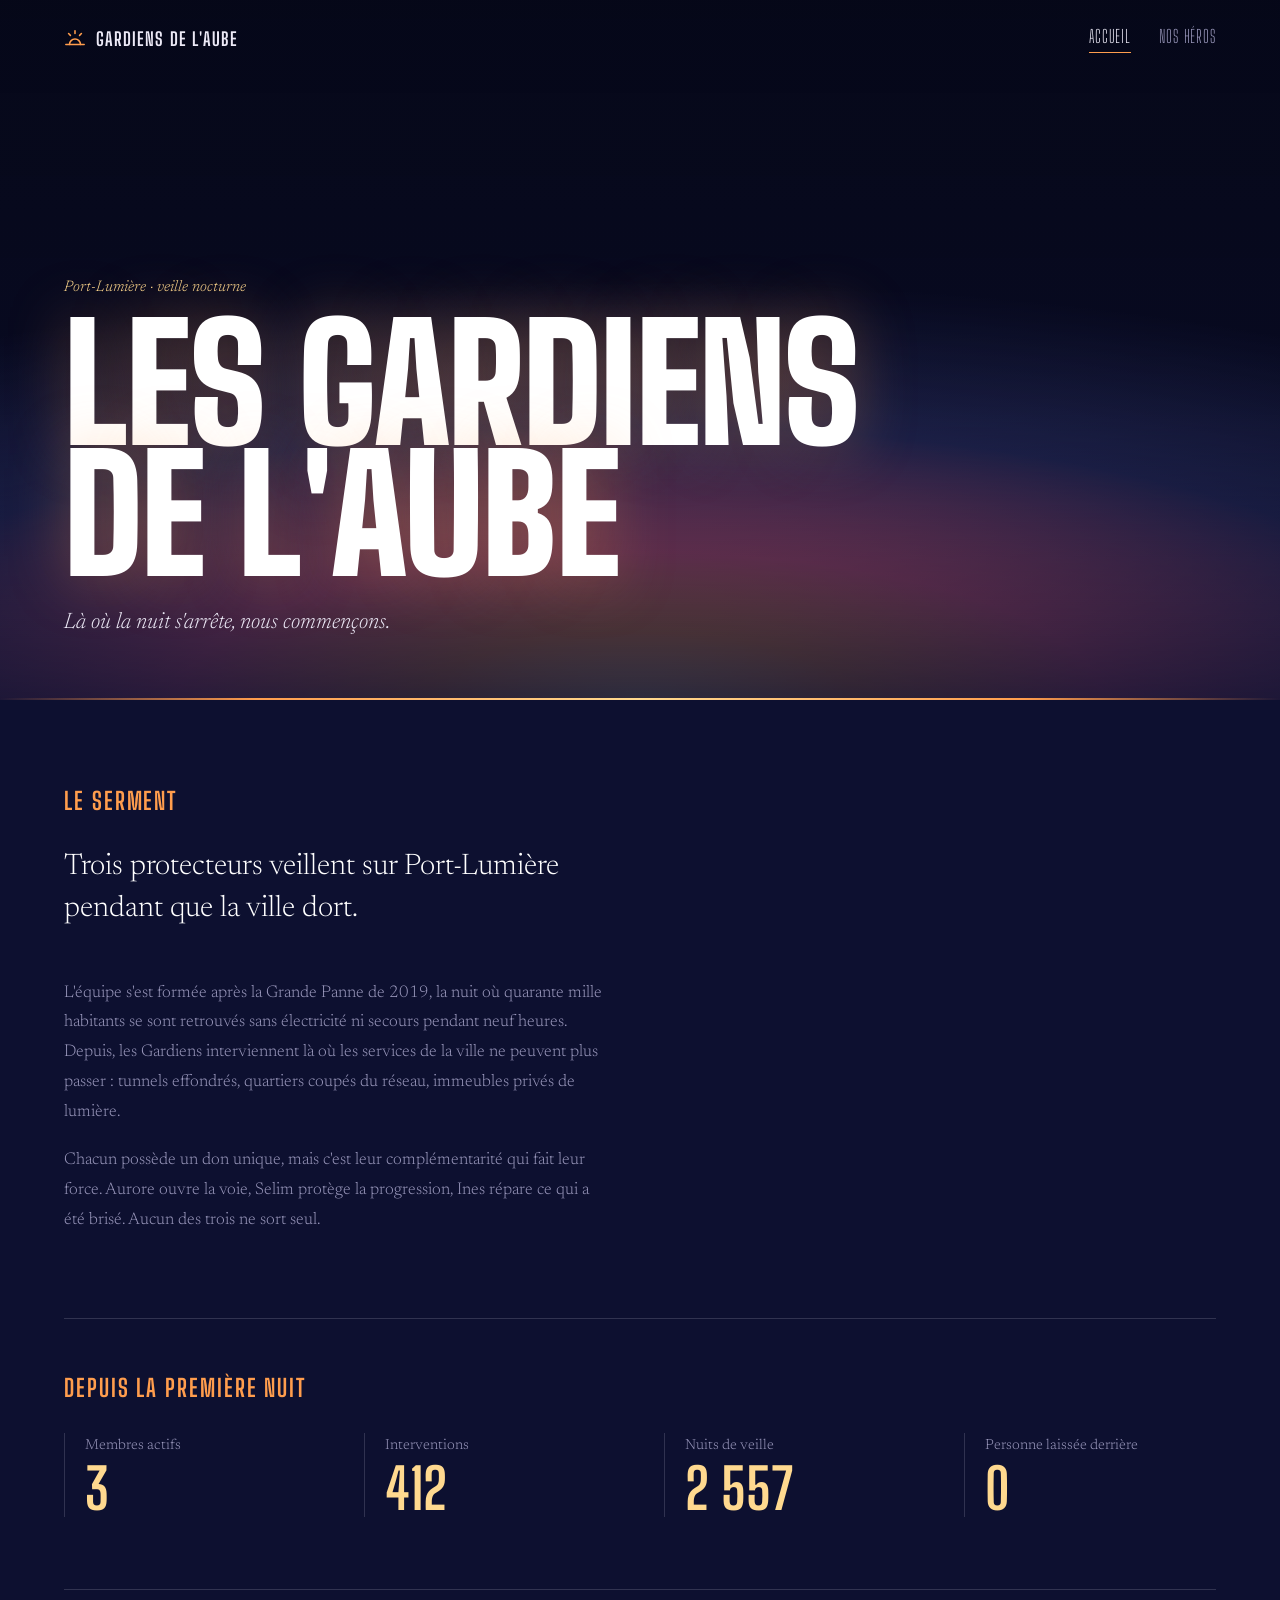
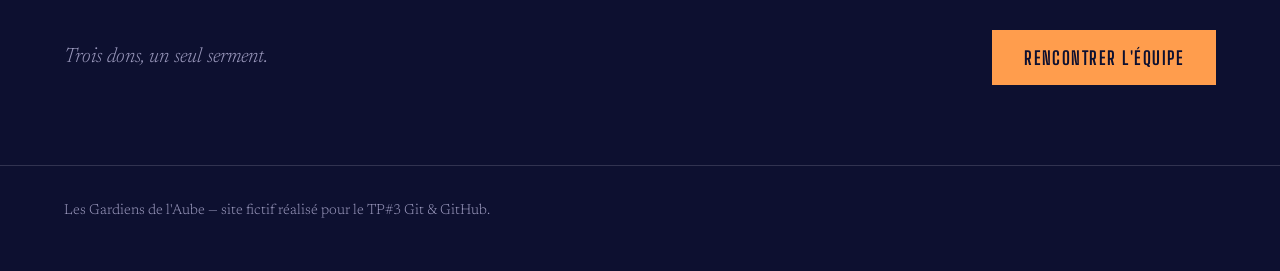
<file: index.html>
<!DOCTYPE html>
<html lang="fr">
<head>
  <meta charset="UTF-8">
  <meta name="viewport" content="width=device-width, initial-scale=1.0">
  <title>Les Gardiens de l'Aube</title>
  <link rel="stylesheet" href="style.css">
</head>
<body>

  <!-- ===== Barre de navigation ===== -->
  <nav class="nav">
    <a class="nav__marque" href="index.html">
      <svg viewBox="0 0 24 24" aria-hidden="true" focusable="false">
        <path d="M2 18h20" />
        <path d="M12 18a6 6 0 0 1 12 0" transform="translate(-6 0)" />
        <path d="M12 3v3M5 6l2 2M19 6l-2 2" />
      </svg>
      Gardiens de l'Aube
    </a>
    <ul class="nav__liens">
      <li><a href="index.html" aria-current="page">Accueil</a></li>
      <li><a href="heroes.html">Nos héros</a></li>
    </ul>
  </nav>

  <!-- ===== Horizon : le titre est posé sur la ligne de lumière ===== -->
  <header class="horizon">
    <div class="horizon__ciel"></div>
    <div class="horizon__contenu">
      <p class="horizon__lieu">Port-Lumière · veille nocturne</p>
      <h1 class="titre">Les Gardiens<br>de l'Aube</h1>
      <p class="slogan">Là où la nuit s'arrête, nous commençons.</p>
    </div>
    <div class="horizon__ligne"></div>
  </header>

  <main>

    <!-- ===== Présentation générale ===== -->
    <section class="serment">
      <h2>Le serment</h2>
      <p class="serment__ouverture">
        Trois protecteurs veillent sur Port-Lumière pendant que la ville dort.
      </p>
      <p>
        L'équipe s'est formée après la Grande Panne de 2019, la nuit où quarante
        mille habitants se sont retrouvés sans électricité ni secours pendant
        neuf heures. Depuis, les Gardiens interviennent là où les services de la
        ville ne peuvent plus passer : tunnels effondrés, quartiers coupés du
        réseau, immeubles privés de lumière.
      </p>
      <p>
        Chacun possède un don unique, mais c'est leur complémentarité qui fait
        leur force. Aurore ouvre la voie, Selim protège la progression, Ines
        répare ce qui a été brisé. Aucun des trois ne sort seul.
      </p>
    </section>

    <!-- ===== Chiffres : filets fins plutôt que cartes ===== -->
    <section class="bilan">
      <h2 class="bilan__titre">Depuis la première nuit</h2>
      <dl class="bilan__liste">
        <div>
          <dt>Membres actifs</dt>
          <dd>3</dd>
        </div>
        <div>
          <dt>Interventions</dt>
          <dd>412</dd>
        </div>
        <div>
          <dt>Nuits de veille</dt>
          <dd>2 557</dd>
        </div>
        <div>
          <dt>Personne laissée derrière</dt>
          <dd>0</dd>
        </div>
      </dl>
    </section>

    <!-- ===== Renvoi vers la page héros ===== -->
    <section class="renvoi">
      <p>Trois dons, un seul serment.</p>
      <a class="bouton" href="heroes.html">Rencontrer l'équipe</a>
    </section>

  </main>

  <footer class="pied">
    <p>Les Gardiens de l'Aube — site fictif réalisé pour le TP#3 Git &amp; GitHub.</p>
  </footer>

</body>
</html>
</file>
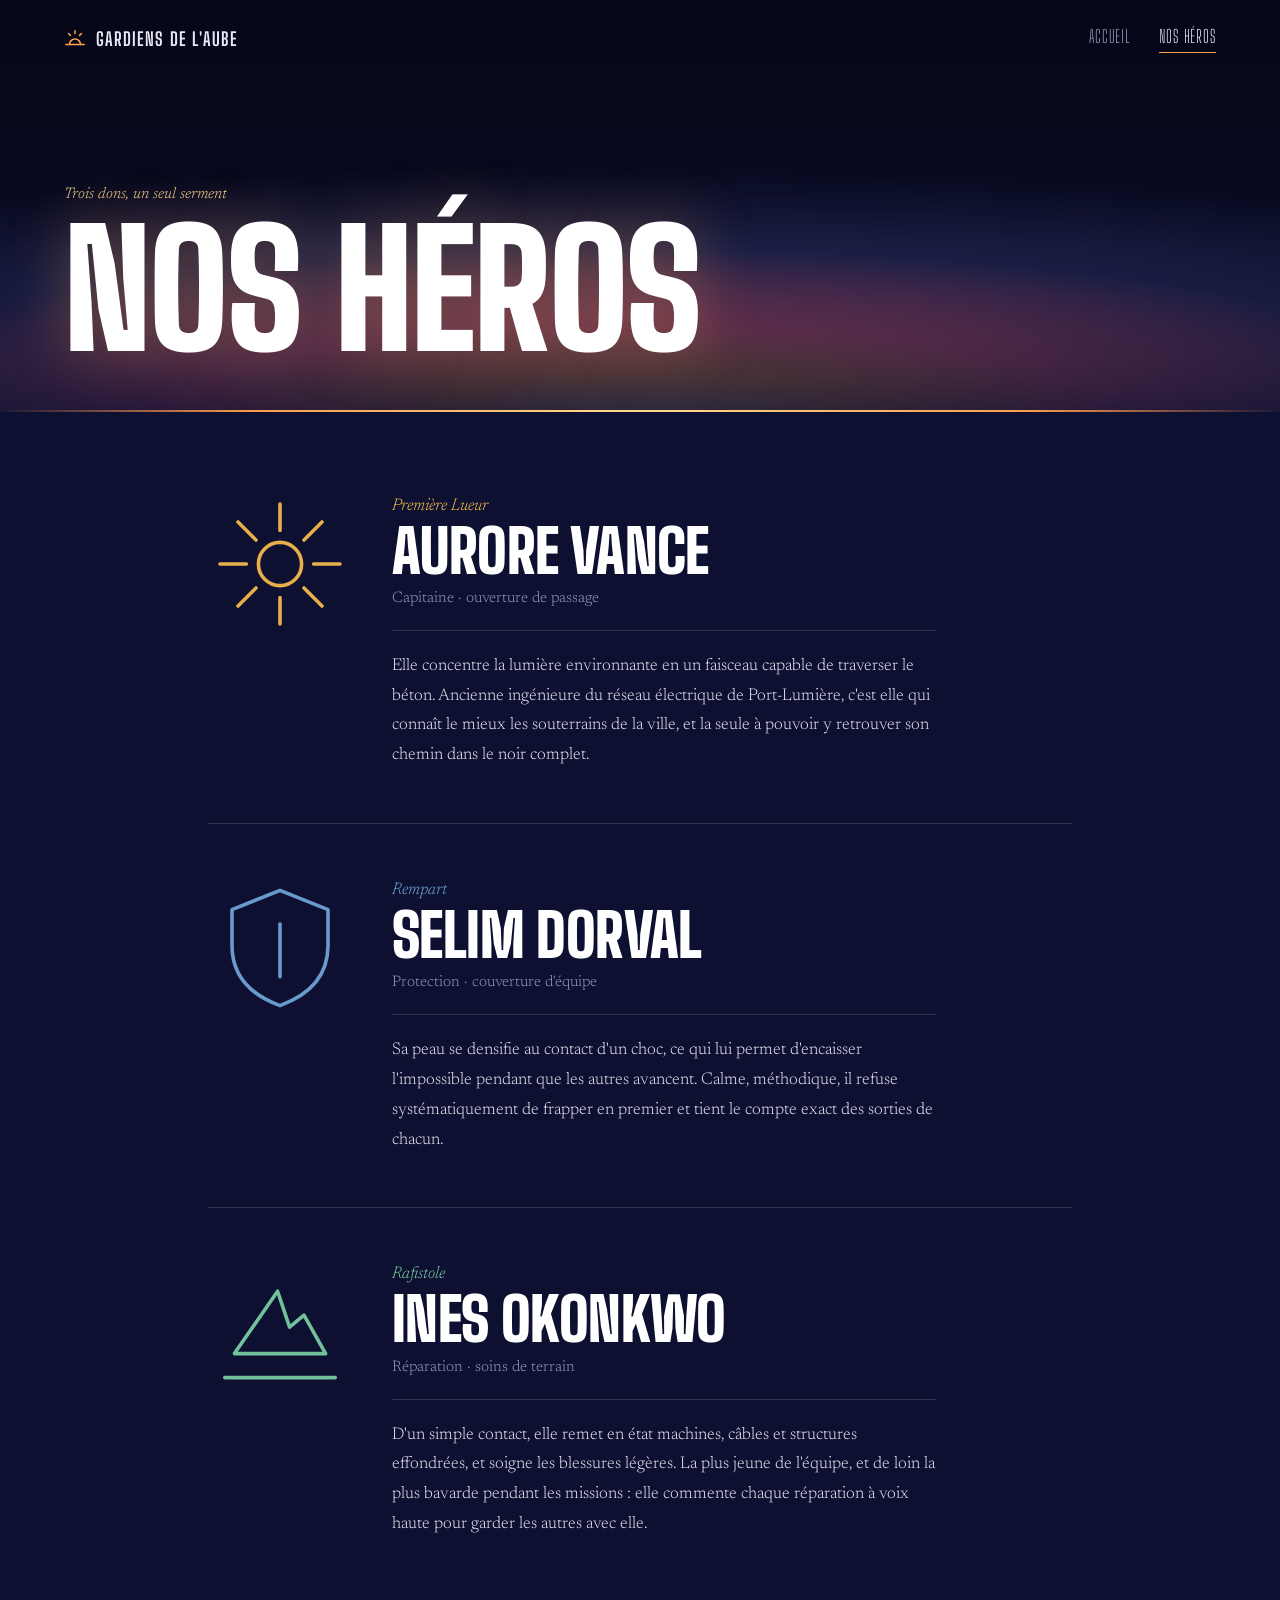
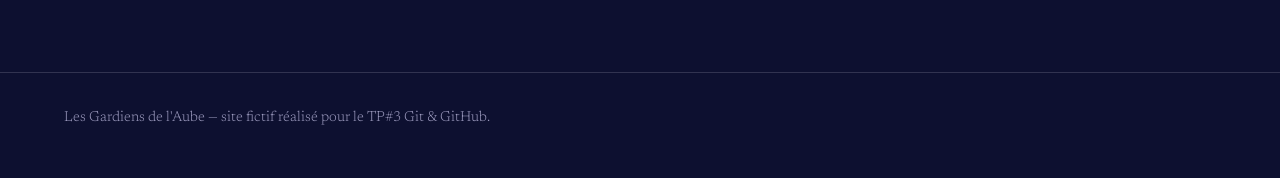
<file: heroes.html>
<!DOCTYPE html>
<html lang="fr">
<head>
  <meta charset="UTF-8">
  <meta name="viewport" content="width=device-width, initial-scale=1.0">
  <title>Nos héros — Les Gardiens de l'Aube</title>
  <link rel="stylesheet" href="style.css">
</head>
<body>

  <!-- ===== Barre de navigation ===== -->
  <nav class="nav">
    <a class="nav__marque" href="index.html">
      <svg viewBox="0 0 24 24" aria-hidden="true" focusable="false">
        <path d="M2 18h20" />
        <path d="M12 18a6 6 0 0 1 12 0" transform="translate(-6 0)" />
        <path d="M12 3v3M5 6l2 2M19 6l-2 2" />
      </svg>
      Gardiens de l'Aube
    </a>
    <ul class="nav__liens">
      <li><a href="index.html">Accueil</a></li>
      <li><a href="heroes.html" aria-current="page">Nos héros</a></li>
    </ul>
  </nav>

  <header class="horizon horizon--court">
    <div class="horizon__ciel"></div>
    <div class="horizon__contenu">
      <p class="horizon__lieu">Trois dons, un seul serment</p>
      <h1 class="titre">Nos héros</h1>
    </div>
    <div class="horizon__ligne"></div>
  </header>

  <main class="equipe">

    <!-- ===== Aurore Vance ===== -->
    <article class="fiche" style="--signature:#ffc14d">
      <div class="fiche__sigle">
        <svg viewBox="0 0 120 120" aria-hidden="true" focusable="false">
          <circle cx="60" cy="60" r="18" />
          <path d="M60 10v22M60 88v22M10 60h22M88 60h22M25 25l15 15M95 95L80 80M95 25L80 40M25 95l15-15" />
        </svg>
      </div>
      <div class="fiche__texte">
        <p class="fiche__alias">Première Lueur</p>
        <h2 class="fiche__nom">Aurore Vance</h2>
        <p class="fiche__role">Capitaine · ouverture de passage</p>
        <p>
          Elle concentre la lumière environnante en un faisceau capable de
          traverser le béton. Ancienne ingénieure du réseau électrique de
          Port-Lumière, c'est elle qui connaît le mieux les souterrains de la
          ville, et la seule à pouvoir y retrouver son chemin dans le noir
          complet.
        </p>
      </div>
    </article>

    <!-- ===== Selim Dorval ===== -->
    <article class="fiche" style="--signature:#74a9e0">
      <div class="fiche__sigle">
        <svg viewBox="0 0 120 120" aria-hidden="true" focusable="false">
          <path d="M60 12l40 16v30c0 28-18 42-40 50-22-8-40-22-40-50V28z" />
          <path d="M60 40v44" />
        </svg>
      </div>
      <div class="fiche__texte">
        <p class="fiche__alias">Rempart</p>
        <h2 class="fiche__nom">Selim Dorval</h2>
        <p class="fiche__role">Protection · couverture d'équipe</p>
        <p>
          Sa peau se densifie au contact d'un choc, ce qui lui permet d'encaisser
          l'impossible pendant que les autres avancent. Calme, méthodique,
          il refuse systématiquement de frapper en premier et tient le compte
          exact des sorties de chacun.
        </p>
      </div>
    </article>

    <!-- ===== Ines Okonkwo ===== -->
    <article class="fiche" style="--signature:#7fd4a8">
      <div class="fiche__sigle">
        <svg viewBox="0 0 120 120" aria-hidden="true" focusable="false">
          <path d="M22 78L58 26l10 30 12-10 18 32z" />
          <path d="M14 98h92" />
        </svg>
      </div>
      <div class="fiche__texte">
        <p class="fiche__alias">Rafistole</p>
        <h2 class="fiche__nom">Ines Okonkwo</h2>
        <p class="fiche__role">Réparation · soins de terrain</p>
        <p>
          D'un simple contact, elle remet en état machines, câbles et structures
          effondrées, et soigne les blessures légères. La plus jeune de l'équipe,
          et de loin la plus bavarde pendant les missions : elle commente chaque
          réparation à voix haute pour garder les autres avec elle.
        </p>
      </div>
    </article>

  </main>

  <footer class="pied">
    <p>Les Gardiens de l'Aube — site fictif réalisé pour le TP#3 Git &amp; GitHub.</p>
  </footer>

</body>
</html>
</file>
<file: style.css>
/* =========================================================
   Les Gardiens de l'Aube — feuille de style
   Direction : l'horizon, le moment où la nuit bascule
   ========================================================= */

/* ----- Polices personnalisées (Google Fonts) ----- */
@import url('https://fonts.googleapis.com/css2?family=Big+Shoulders+Display:wght@500;700;900&family=Newsreader:ital,opsz,wght@0,6..72,300;0,6..72,400;1,6..72,300&display=swap');

/* ----- Jetons de couleur ----- */
:root {
  --nuit:        #0d1030;  /* couleur de fond principale */
  --nuit-haute:  #060818;
  --brume:       #272c56;
  --horizon:     #ff9d4d;
  --lueur:       #ffd98f;
  --braise:      #e2607a;
  --texte:       #ece9f6;  /* couleur du texte */
  --texte-doux:  #9b99bd;
  --filet:       rgba(236, 233, 246, .16);

  --colonne: 34rem;         /* largeur de lecture : < 80 caractères */
}

/* ----- Base ----- */
*, *::before, *::after { box-sizing: border-box; }

body {
  margin: 0;
  background: var(--nuit);
  color: var(--texte);
  font-family: 'Newsreader', Georgia, serif;
  font-size: 1.0625rem;
  font-weight: 300;
  line-height: 1.75;
  -webkit-font-smoothing: antialiased;
}

p { margin: 0 0 1.1em; }

a { color: var(--lueur); }

:focus-visible {
  outline: 2px solid var(--horizon);
  outline-offset: 3px;
}

/* =========================================================
   Navigation
   ========================================================= */
.nav {
  position: relative;
  z-index: 3;
  display: flex;
  align-items: center;
  justify-content: space-between;
  gap: 1rem;
  flex-wrap: wrap;
  padding: 1.4rem clamp(1.25rem, 5vw, 4rem);
}

.nav__marque {
  display: inline-flex;
  align-items: center;
  gap: .6rem;
  font-family: 'Big Shoulders Display', sans-serif;
  font-weight: 700;
  font-size: 1.15rem;
  letter-spacing: .06em;
  text-transform: uppercase;
  color: var(--texte);
  text-decoration: none;
}

.nav__marque svg {
  width: 22px;
  height: 22px;
  fill: none;
  stroke: var(--horizon);
  stroke-width: 1.7;
  stroke-linecap: round;
}

.nav__liens {
  display: flex;
  gap: 1.75rem;
  margin: 0;
  padding: 0;
  list-style: none;
}

.nav__liens a {
  position: relative;
  padding-bottom: .35rem;
  font-family: 'Big Shoulders Display', sans-serif;
  font-size: 1.1rem;
  letter-spacing: .05em;
  text-transform: uppercase;
  color: var(--texte-doux);
  text-decoration: none;
  transition: color .25s;
}

.nav__liens a::after {
  content: "";
  position: absolute;
  left: 0;
  bottom: 0;
  width: 100%;
  height: 1px;
  background: var(--horizon);
  transform: scaleX(0);
  transform-origin: left;
  transition: transform .3s;
}

.nav__liens a:hover,
.nav__liens a[aria-current] { color: var(--texte); }
.nav__liens a:hover::after,
.nav__liens a[aria-current]::after { transform: scaleX(1); }

/* =========================================================
   Horizon — le titre posé sur la ligne de lumière
   ========================================================= */
.horizon {
  position: relative;
  display: flex;
  align-items: flex-end;
  min-height: 78vh;
  padding: 6rem clamp(1.25rem, 5vw, 4rem) 3.5rem;
  margin-top: -5rem;
  overflow: hidden;
}

.horizon--court { min-height: 46vh; }

/* dégradé nuit -> première lueur */
.horizon__ciel {
  position: absolute;
  inset: 0;
  background:
    radial-gradient(120% 70% at 50% 100%,
      var(--lueur) 0%,
      var(--horizon) 14%,
      var(--braise) 30%,
      var(--brume) 56%,
      var(--nuit-haute) 85%);
  opacity: .9;
  transform-origin: bottom center;
  animation: lever 1.6s cubic-bezier(.22,.8,.3,1) both;
}

/* voile sombre pour garder le texte lisible */
.horizon::before {
  content: "";
  position: absolute;
  inset: 0;
  background: linear-gradient(to top,
    rgba(13,16,48,.86) 0%,
    rgba(13,16,48,.35) 40%,
    rgba(6,8,24,.55) 100%);
  z-index: 1;
}

.horizon__contenu {
  position: relative;
  z-index: 2;
  width: 100%;
}

.horizon__ligne {
  position: absolute;
  left: 0;
  right: 0;
  bottom: 0;
  height: 2px;
  z-index: 2;
  background: linear-gradient(to right,
    transparent, var(--horizon) 20%, var(--lueur) 50%, var(--horizon) 80%, transparent);
}

.horizon__lieu {
  margin: 0 0 1rem;
  font-size: .95rem;
  font-style: italic;
  color: var(--lueur);
}

/* ----- Titre mis en valeur ----- */
.titre {
  margin: 0;
  font-family: 'Big Shoulders Display', sans-serif;
  font-weight: 900;
  font-size: clamp(3.5rem, 13vw, 10rem);
  line-height: .82;
  letter-spacing: -.01em;
  text-transform: uppercase;
  color: #fff;
  text-shadow: 0 0 60px rgba(255, 157, 77, .35);
}

.slogan {
  max-width: 30rem;
  margin: 1.5rem 0 0;
  font-size: clamp(1.05rem, 2.4vw, 1.4rem);
  font-style: italic;
  color: var(--texte);
}

@keyframes lever {
  from { transform: translateY(14%) scaleY(1.12); opacity: 0; }
  to   { transform: none; opacity: .9; }
}

/* =========================================================
   Contenu courant
   ========================================================= */
main {
  padding: 0 clamp(1.25rem, 5vw, 4rem);
}

h2 {
  font-family: 'Big Shoulders Display', sans-serif;
  font-weight: 700;
  font-size: 1.5rem;
  letter-spacing: .08em;
  text-transform: uppercase;
  color: var(--horizon);
  margin: 0 0 1.5rem;
}

/* ----- Le serment ----- */
.serment {
  max-width: var(--colonne);
  padding: 5rem 0 4rem;
}

.serment__ouverture {
  font-size: clamp(1.35rem, 3.2vw, 1.85rem);
  line-height: 1.45;
  color: #fff;
  margin-bottom: 1.6em;
}

.serment p:not(.serment__ouverture) { color: var(--texte-doux); }

/* ----- Bilan chiffré ----- */
.bilan {
  padding: 3rem 0 4.5rem;
  border-top: 1px solid var(--filet);
}

.bilan__liste {
  display: grid;
  grid-template-columns: repeat(auto-fit, minmax(11rem, 1fr));
  gap: 2.5rem 3rem;
  margin: 0;
}

.bilan__liste div {
  border-left: 1px solid var(--filet);
  padding-left: 1.25rem;
}

.bilan__liste dt {
  font-size: .9rem;
  color: var(--texte-doux);
}

.bilan__liste dd {
  margin: .2rem 0 0;
  font-family: 'Big Shoulders Display', sans-serif;
  font-weight: 700;
  font-size: 3.5rem;
  line-height: 1;
  color: var(--lueur);
}

/* ----- Renvoi ----- */
.renvoi {
  display: flex;
  align-items: center;
  justify-content: space-between;
  flex-wrap: wrap;
  gap: 1.5rem;
  padding: 2.5rem 0 5rem;
  border-top: 1px solid var(--filet);
}

.renvoi p {
  margin: 0;
  font-size: 1.3rem;
  font-style: italic;
  color: var(--texte-doux);
}

.bouton {
  font-family: 'Big Shoulders Display', sans-serif;
  font-weight: 700;
  font-size: 1.15rem;
  letter-spacing: .08em;
  text-transform: uppercase;
  color: var(--nuit);
  background: var(--horizon);
  text-decoration: none;
  padding: .7rem 2rem;
  transition: background .25s, color .25s;
}

.bouton:hover { background: var(--lueur); }

/* =========================================================
   Fiches héros
   ========================================================= */
.equipe {
  max-width: 62rem;
  margin: 0 auto;
  padding-top: 4rem;
  padding-bottom: 5rem;
}

.fiche {
  display: grid;
  grid-template-columns: 9rem 1fr;
  gap: 2.5rem;
  padding: 3.25rem 0;
  border-top: 1px solid var(--filet);
}

.fiche:first-child { border-top: 0; padding-top: 1rem; }

.fiche__sigle svg {
  width: 100%;
  height: auto;
  fill: none;
  stroke: var(--signature);
  stroke-width: 3;
  stroke-linecap: round;
  stroke-linejoin: round;
  opacity: .9;
}

.fiche__texte { max-width: var(--colonne); }

.fiche__alias {
  margin: 0;
  font-size: 1.05rem;
  font-style: italic;
  color: var(--signature);
}

.fiche__nom {
  margin: .1rem 0 .4rem;
  font-family: 'Big Shoulders Display', sans-serif;
  font-weight: 900;
  font-size: clamp(2.4rem, 6vw, 3.75rem);
  line-height: .95;
  letter-spacing: -.01em;
  text-transform: uppercase;
  color: #fff;
}

.fiche__role {
  margin: 0 0 1.3rem;
  padding-bottom: 1.1rem;
  border-bottom: 1px solid var(--filet);
  font-size: .95rem;
  color: var(--texte-doux);
}

.fiche__texte p:last-child { margin-bottom: 0; }

/* =========================================================
   Pied de page
   ========================================================= */
.pied {
  padding: 2rem clamp(1.25rem, 5vw, 4rem) 3rem;
  border-top: 1px solid var(--filet);
  font-size: .9rem;
  color: var(--texte-doux);
}

.pied p { margin: 0; }

/* =========================================================
   Petits écrans
   ========================================================= */
@media (max-width: 640px) {
  .horizon { min-height: 70vh; }

  .fiche {
    grid-template-columns: 1fr;
    gap: 1.5rem;
  }

  .fiche__sigle svg { width: 5.5rem; }

  .bilan__liste dd { font-size: 2.75rem; }
}

/* ----- Accessibilité : animations réduites ----- */
@media (prefers-reduced-motion: reduce) {
  * { animation: none !important; transition: none !important; }
}
</file>
